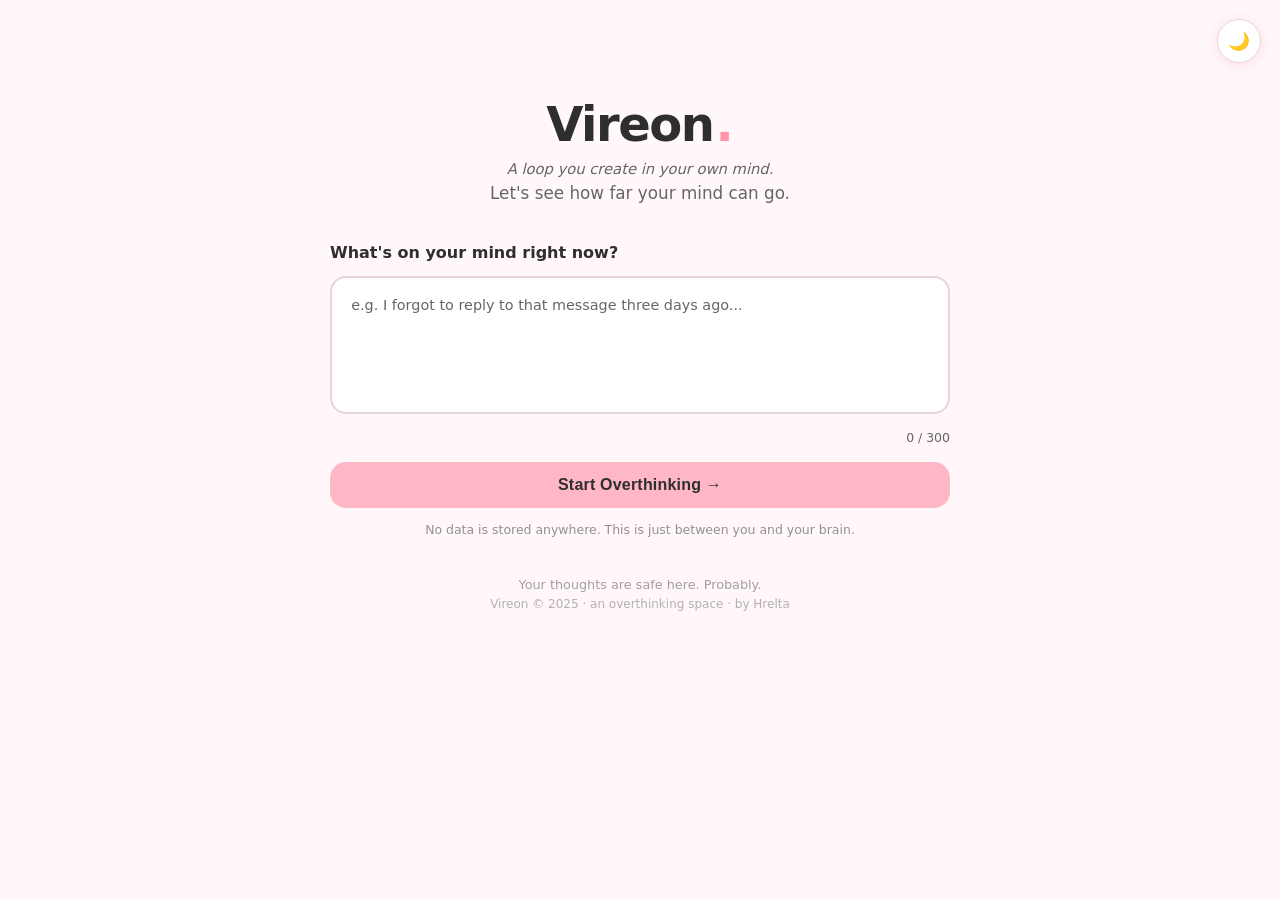
<file: index.html>
<!DOCTYPE html>
<html lang="en" data-theme="light">
<head>
  <meta charset="UTF-8" />
  <meta name="viewport" content="width=device-width, initial-scale=1.0" />
  <title>Vireon</title>
  <link rel="stylesheet" href="css/style.css" />
</head>
<body data-page="index">

  <button class="theme-toggle" id="themeToggle" aria-label="Toggle theme">🌙</button>

  <main class="container">

    <header class="hero">
      <div class="logo-wrap">
        <h1 class="logo">Vireon</h1>
        <span class="logo-dot">.</span>
      </div>
      <p class="tagline">A loop you create in your own mind.</p>
      <p class="subtitle">Let's see how far your mind can go.</p>
    </header>

    <section class="input-section">
      <label for="thoughtInput" class="input-label">
        What's on your mind right now?
      </label>

      <textarea
        id="thoughtInput"
        class="thought-input"
        placeholder="e.g. I forgot to reply to that message three days ago..."
        rows="4"
        maxlength="300"
      ></textarea>

      <div class="input-meta">
        <p class="error-msg" id="errorMsg">⚠️ Please enter a thought first.</p>
        <span class="char-count" id="charCount">0 / 300</span>
      </div>

      <button class="btn-primary" id="startBtn">
        Start Overthinking →
      </button>

      <p class="input-hint">No data is stored anywhere. This is just between you and your brain.</p>
    </section>

    <footer class="footer">
      <p>Your thoughts are safe here. Probably.</p>
      <p class="footer-credit">Vireon © 2025 · an overthinking space · by Hrelta</p>
    </footer>

  </main>

  <script src="js/script.js"></script>
</body>
</html>
</file>
<file: css/style.css>
:root {
  --pink: #FFB7C5;
  --pink-dark: #ff94aa;
  --blue: #A8B2D1;
  --bg: #FFF7F9;
  --bg-card: #ffffff;
  --text-primary: #2E2E2E;
  --text-secondary: #666666;
  --border: #e8d5d8;
  --shadow: rgba(255, 183, 197, 0.4);
  --radius: 16px;
  --transition: 0.3s ease;
}

[data-theme="dark"] {
  --bg: #121212;
  --bg-card: #1e1e1e;
  --text-primary: #f0f0f0;
  --text-secondary: #aaaaaa;
  --border: #2e2e2e;
  --shadow: rgba(0, 0, 0, 0.3);
  --pink-dark: #e8789a;
}

*, *::before, *::after {
  margin: 0;
  padding: 0;
  box-sizing: border-box;
}

html { scroll-behavior: smooth; }

body {
  font-family: 'Segoe UI', system-ui, -apple-system, sans-serif;
  background-color: var(--bg);
  color: var(--text-primary);
  min-height: 100vh;
  transition: background-color var(--transition), color var(--transition);
  padding: 2rem 1rem 4rem;
}

.theme-toggle {
  position: fixed;
  top: 1.2rem;
  right: 1.2rem;
  background: var(--bg-card);
  border: 1px solid var(--border);
  border-radius: 50%;
  width: 44px;
  height: 44px;
  font-size: 1.1rem;
  cursor: pointer;
  display: flex;
  align-items: center;
  justify-content: center;
  box-shadow: 0 2px 12px var(--shadow);
  transition: all var(--transition);
  z-index: 100;
}

.theme-toggle:hover {
  transform: scale(1.1);
  box-shadow: 0 4px 16px var(--shadow);
}

.container {
  max-width: 620px;
  margin: 0 auto;
  display: flex;
  flex-direction: column;
  gap: 2rem;
}

.hero {
  text-align: center;
  padding: 2.5rem 0 0.5rem;
}

.logo-wrap {
  display: inline-flex;
  align-items: baseline;
  gap: 2px;
}

.logo {
  font-size: 3rem;
  font-weight: 700;
  letter-spacing: -1.5px;
  color: var(--text-primary);
}

.logo-dot {
  font-size: 3rem;
  font-weight: 700;
  color: var(--pink-dark);
}

.tagline {
  font-size: 0.92rem;
  color: var(--text-secondary);
  font-style: italic;
  margin: 0.5rem 0 0.4rem;
}

.subtitle {
  font-size: 1.05rem;
  color: var(--text-secondary);
}

.input-section {
  display: flex;
  flex-direction: column;
  gap: 0.85rem;
}

.input-label {
  font-size: 1rem;
  font-weight: 600;
  color: var(--text-primary);
}

.thought-input {
  width: 100%;
  padding: 1rem 1.2rem;
  border: 2px solid var(--border);
  border-radius: var(--radius);
  background: var(--bg-card);
  color: var(--text-primary);
  font-size: 1rem;
  font-family: inherit;
  resize: none;
  transition: border-color var(--transition), box-shadow var(--transition);
  outline: none;
  line-height: 1.6;
}

.thought-input:focus {
  border-color: var(--pink-dark);
  box-shadow: 0 0 0 4px var(--shadow);
}

.thought-input::placeholder {
  color: var(--text-secondary);
  font-size: 0.9rem;
}

.input-meta {
  display: flex;
  justify-content: space-between;
  align-items: center;
  min-height: 20px;
}

.error-msg {
  font-size: 0.85rem;
  color: #e57373;
  display: none;
}

.error-msg.visible { display: block; }

.char-count {
  font-size: 0.78rem;
  color: var(--text-secondary);
  margin-left: auto;
}

.input-hint {
  font-size: 0.78rem;
  color: var(--text-secondary);
  text-align: center;
  opacity: 0.7;
}

.btn-primary {
  padding: 0.9rem 1.8rem;
  background: var(--pink);
  color: var(--text-primary);
  border: none;
  border-radius: var(--radius);
  font-size: 1rem;
  font-weight: 600;
  cursor: pointer;
  transition: all var(--transition);
  width: 100%;
  letter-spacing: 0.2px;
}

.btn-primary:hover {
  background: var(--pink-dark);
  transform: translateY(-2px);
  box-shadow: 0 8px 24px var(--shadow);
}

.btn-primary:active { transform: translateY(0); }

.btn-secondary {
  padding: 0.9rem 1.8rem;
  background: transparent;
  color: var(--text-secondary);
  border: 2px solid var(--border);
  border-radius: var(--radius);
  font-size: 1rem;
  font-weight: 600;
  cursor: pointer;
  transition: all var(--transition);
  width: 100%;
}

.btn-secondary:hover {
  border-color: var(--blue);
  color: var(--text-primary);
  transform: translateY(-2px);
}

.btn-group {
  display: flex;
  gap: 0.85rem;
  flex-direction: column;
}

.thought-preview {
  background: var(--bg-card);
  border: 1px solid var(--border);
  border-left: 4px solid var(--pink-dark);
  border-radius: var(--radius);
  padding: 1.2rem 1.5rem;
}

.preview-label {
  font-size: 0.75rem;
  color: var(--text-secondary);
  margin-bottom: 0.5rem;
  text-transform: uppercase;
  letter-spacing: 0.8px;
  font-weight: 600;
}

.preview-text {
  font-size: 1rem;
  color: var(--text-primary);
  font-style: italic;
  line-height: 1.6;
}

.progress-section {
  display: flex;
  flex-direction: column;
  gap: 0.55rem;
}

.stage-info {
  display: flex;
  justify-content: space-between;
  align-items: center;
}

.stage-label {
  font-weight: 700;
  font-size: 1.05rem;
  color: var(--text-primary);
  transition: color var(--transition);
}

.stage-number {
  font-size: 0.8rem;
  color: var(--text-secondary);
  background: var(--bg-card);
  border: 1px solid var(--border);
  padding: 0.2rem 0.6rem;
  border-radius: 99px;
}

.progress-bar-track {
  width: 100%;
  height: 6px;
  background: var(--border);
  border-radius: 99px;
  overflow: hidden;
}

.progress-bar-fill {
  height: 100%;
  width: 0%;
  background: linear-gradient(90deg, var(--pink), var(--blue));
  border-radius: 99px;
  transition: width 0.7s cubic-bezier(0.4, 0, 0.2, 1);
}

.stage-names {
  display: flex;
  justify-content: space-between;
  font-size: 0.68rem;
  color: var(--text-secondary);
  padding: 0 2px;
}

.simulation-section {
  display: flex;
  flex-direction: column;
  align-items: center;
  gap: 0.6rem;
  min-height: 160px;
}

.level-badge {
  font-size: 0.72rem;
  font-weight: 700;
  text-transform: uppercase;
  letter-spacing: 1px;
  color: var(--text-secondary);
  background: var(--bg-card);
  border: 1px solid var(--border);
  padding: 0.25rem 0.75rem;
  border-radius: 99px;
  transition: all var(--transition);
}

.thought-box {
  background: var(--bg-card);
  border: 1px solid var(--border);
  border-radius: var(--radius);
  padding: 2rem 1.8rem;
  width: 100%;
  text-align: center;
  box-shadow: 0 4px 24px var(--shadow);
  transition: box-shadow var(--transition), border-color var(--transition);
}

.thought-text {
  font-size: 1.1rem;
  line-height: 1.75;
  color: var(--text-primary);
  opacity: 0;
  transform: translateY(12px);
  transition: opacity 0.5s ease, transform 0.5s ease;
}

.thought-text.visible {
  opacity: 1;
  transform: translateY(0);
}

.thought-box.level-1 { border-color: #b8e0b8; }
.thought-box.level-2 { border-color: #f0d080; }
.thought-box.level-3 { border-color: #f0a880; }
.thought-box.level-4 { border-color: #e08080; }
.thought-box.level-5 {
  border-color: #7EB8D4;
  box-shadow: 0 4px 32px rgba(126, 184, 212, 0.2);
}

.final-section {
  display: none;
  flex-direction: column;
  gap: 1.5rem;
  opacity: 0;
  transition: opacity 0.6s ease;
}

.final-section.visible {
  display: flex;
  opacity: 1;
}

.final-card {
  background: var(--bg-card);
  border: 1px solid var(--border);
  border-radius: var(--radius);
  padding: 2.2rem 2rem;
  text-align: center;
  box-shadow: 0 4px 32px var(--shadow);
}

.final-emoji {
  font-size: 2.8rem;
  margin-bottom: 1rem;
  display: block;
}

.final-message {
  font-size: 1.2rem;
  font-weight: 600;
  color: var(--text-primary);
  line-height: 1.65;
  margin-bottom: 0.6rem;
}

.final-sub {
  font-size: 0.82rem;
  color: var(--text-secondary);
  font-style: italic;
}

.footer {
  text-align: center;
  padding: 0.5rem 0 1rem;
  font-size: 0.8rem;
  color: var(--text-secondary);
  opacity: 0.6;
  display: flex;
  flex-direction: column;
  gap: 0.3rem;
}

.footer-credit {
  font-size: 0.75rem;
  color: var(--text-secondary);
  opacity: 0.8;
}

@keyframes shake {
  0%, 100% { transform: translateX(0); }
  20%       { transform: translateX(-7px); }
  40%       { transform: translateX(7px); }
  60%       { transform: translateX(-4px); }
  80%       { transform: translateX(4px); }
}

.shake { animation: shake 0.55s ease; }

@keyframes fadeUp {
  from { opacity: 0; transform: translateY(16px); }
  to   { opacity: 1; transform: translateY(0); }
}

@media (max-width: 480px) {
  body { padding: 1.5rem 0.85rem 4rem; }
  .logo { font-size: 2.4rem; }
  .logo-dot { font-size: 2.4rem; }
  .thought-box { padding: 1.4rem 1.2rem; }
  .thought-text { font-size: 1rem; }
  .stage-names { font-size: 0.58rem; }
  .final-card { padding: 1.6rem 1.2rem; }
  .final-message { font-size: 1.05rem; }
  .btn-primary, .btn-secondary { padding: 1rem; }
}

@media (min-width: 640px) {
  body { padding: 3rem 2rem 5rem; }
  .btn-group { flex-direction: row; }
  .hero { padding-top: 3rem; }
}
</file>
